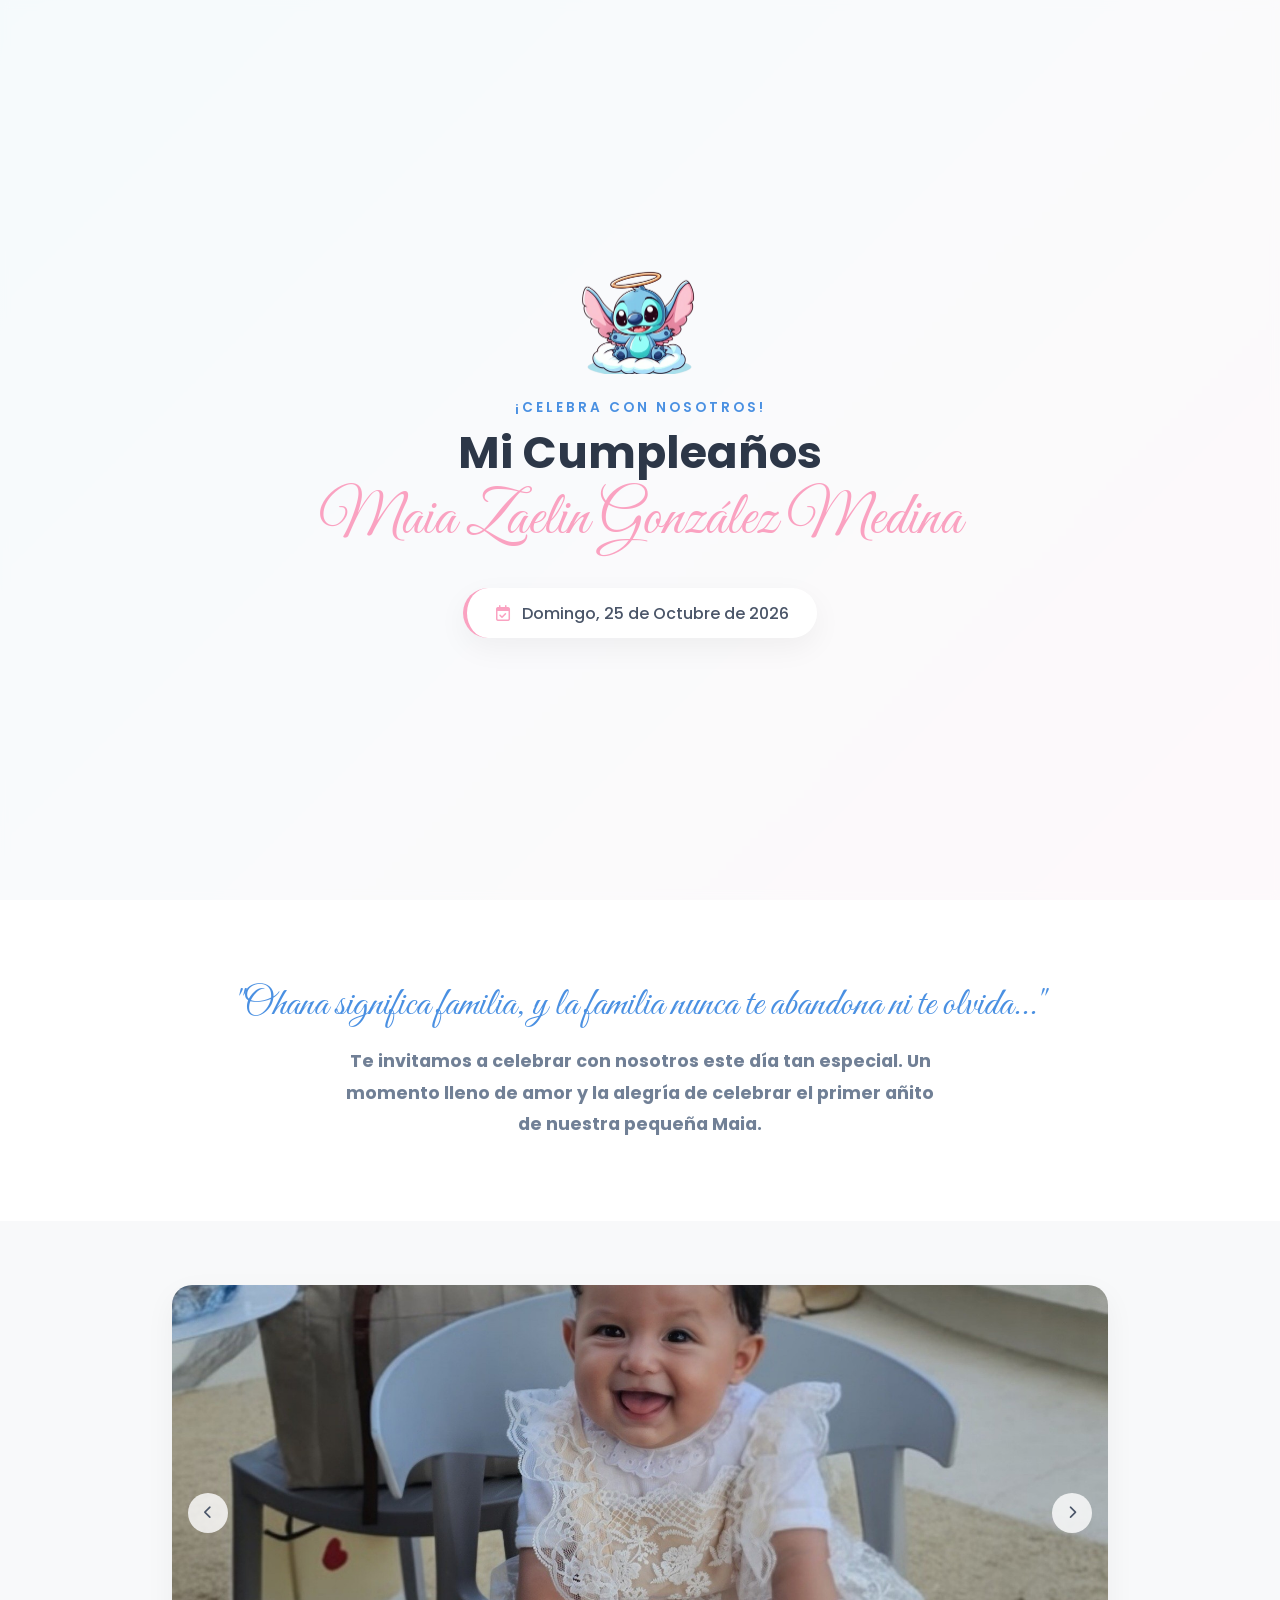
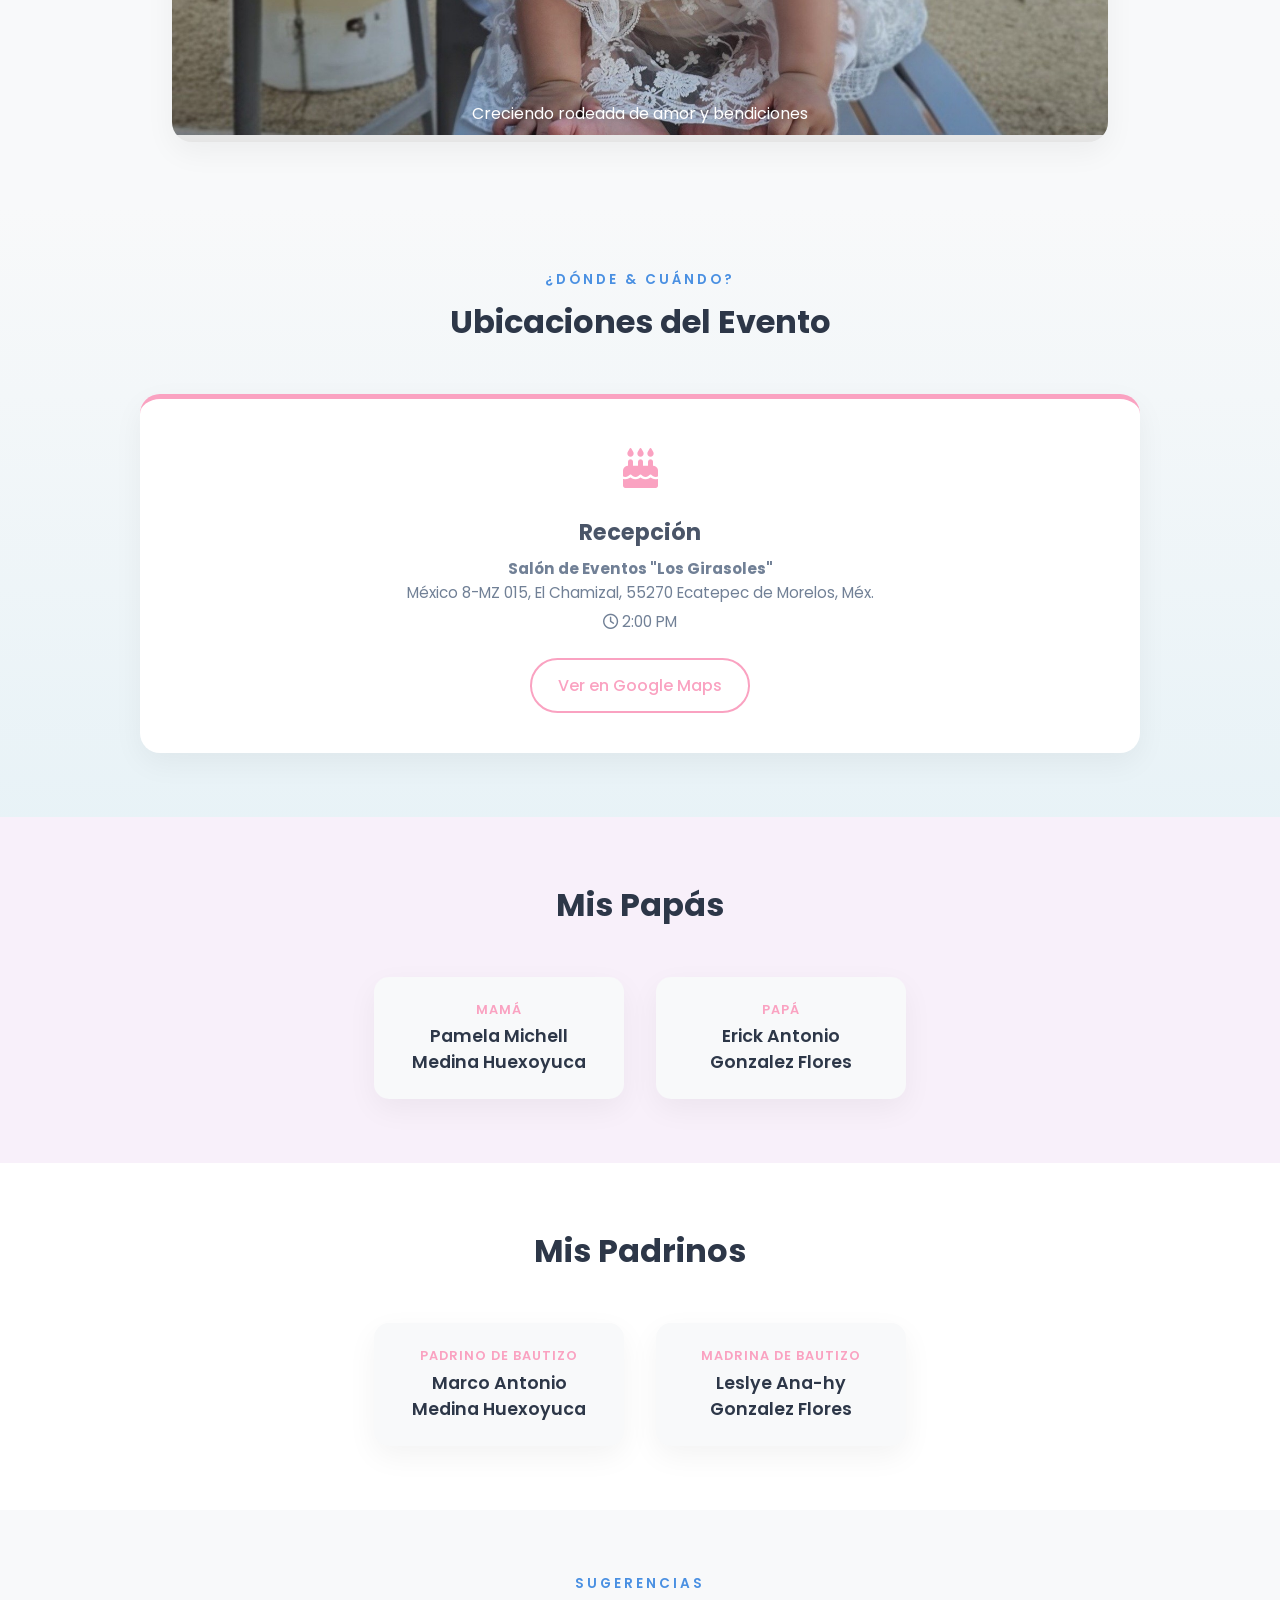
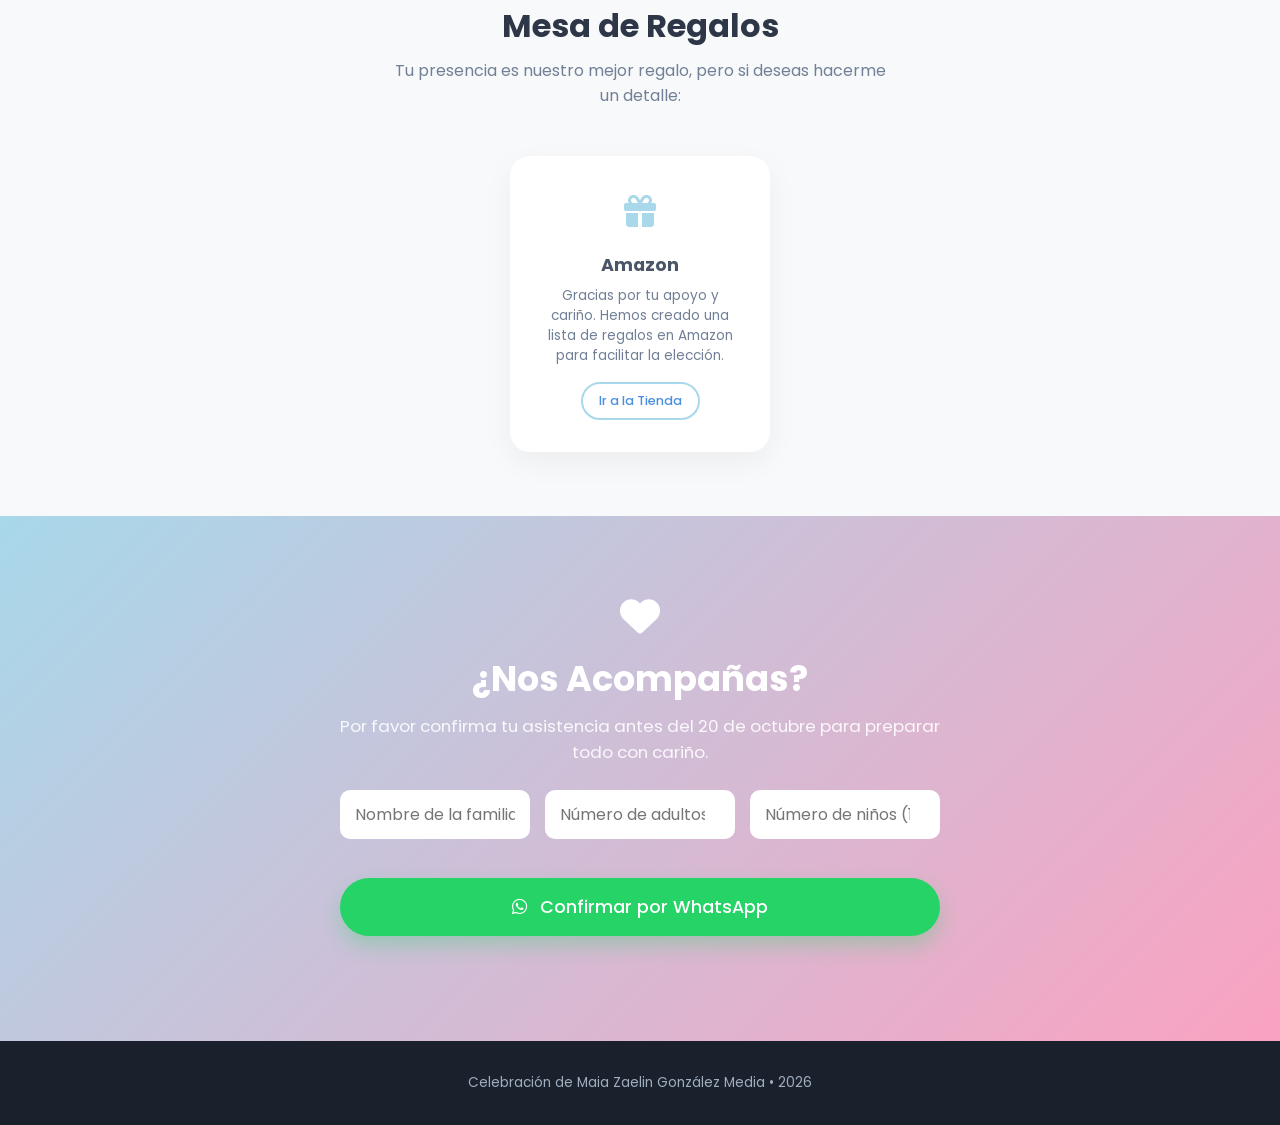
<file: index.html>
<!doctype html>
<html lang="es">
  <head>
    <meta property="og:title" content="Tienes una invitación 💌" />
    <meta property="og:description" content="Haz clic para abrir tu invitación"/>
    <!-- URL raw directa de la imagen -->
    <meta property="og:image" content="https://raw.githubusercontent.com/Erickgozan/cumple-maia/main/imagenes/invitacion.jpg"/>
    <meta property="og:image:type" content="image/png" />
    <meta property="og:image:width" content="300" />
    <meta property="og:image:height" content="300" />
    <meta property="og:url" content="https://erickgozan.github.io/cumple-maia/"/>
    <meta property="og:type" content="website" />
    <meta charset="UTF-8" />
    <meta name="viewport" content="width=device-width, initial-scale=1.0" />
    <title>Cumpleaños & Bautizo - Maia Zaelin</title>
    <!-- Fuentes Google: Poppins y Great Vibes para toques elegantes -->
    <link rel="preconnect" href="https://fonts.googleapis.com" />
    <link rel="preconnect" href="https://fonts.gstatic.com" crossorigin />
    <link
      href="https://fonts.googleapis.com/css2?family=Great+Vibes&family=Poppins:wght@300;400;500;600;700&display=swap"
      rel="stylesheet"
    />
    <!-- FontAwesome para íconos minimalistas -->
    <link
      rel="stylesheet"
      href="https://cdnjs.cloudflare.com/ajax/libs/font-awesome/6.4.0/css/all.min.css"
    />
    <link rel="stylesheet" href="estilos.css" />
  </head>
  <body>
    <!-- Portada Inicial -->
    <section class="hero">
      <div class="hero-overlay"></div>
      <div class="hero-content reveal active">
        <!-- Imagen Stitch con fondo trasparente -->
        <div class="stitch-badge">
          <img src="imagenes/stich-angel3.png" alt="Stitch y Angel" />
        </div>
        <p class="subtitle-tag">¡Celebra con nosotros!</p>
        <h1 class="main-title">
          Mi Cumpleaños
          <span>Maia Zaelin González Medina</span>
        </h1>
        <div class="event-date-badge">
          <i
            class="fa-regular fa-calendar-check"
            style="margin-right: 8px; color: var(--rosa-pastel)"
          ></i>
          Domingo, 25 de Octubre de 2026
        </div>
      </div>
    </section>

    <!-- Mensaje Principal -->
    <section class="message-section">
      <div class="reveal">
        <p class="script-quote">
          "Ohana significa familia, y la familia nunca te abandona ni te olvida..."
        </p>
        <h2 class="message-text">
          Te invitamos a celebrar con nosotros este día tan especial. Un momento
          lleno de amor y la alegría de celebrar el primer añito de nuestra
          pequeña Maia.
        </h2>
      </div>
    </section>

    <!-- Slide de Fotos / Carrusel -->
    <section class="carousel-section reveal">
      <div class="carousel-container">
        <div class="carousel-slide active">
          <img src="imagenes/maia-4.jpg" alt="Maia Foto 1" />
          <div class="carousel-caption">
            <p>Un año lleno de risas y momentos inolvidables</p>
          </div>
        </div>
        <div class="carousel-slide">
          <img src="imagenes/maia-2.jpg" alt="Maia Foto 2" />
          <div class="carousel-caption">
            <p>Creciendo rodeada de amor y bendiciones</p>
          </div>
        </div>
        <div class="carousel-slide">
          <img src="imagenes/maia-3.jpg" alt="Maia Foto 3" />
          <div class="carousel-caption">
            <p>¡Acompáñanos a hacer este día mágico!</p>
          </div>
        </div>

        <div class="carousel-nav">
          <button class="nav-btn" onclick="moveSlide(-1)">
            <i class="fa-solid fa-chevron-left"></i>
          </button>
          <button class="nav-btn" onclick="moveSlide(1)">
            <i class="fa-solid fa-chevron-right"></i>
          </button>
        </div>
      </div>
    </section>

    <!-- Direcciones / Ubicaciones -->
    <section class="locations-section">
      <div class="section-header reveal">
        <p class="subtitle-tag">¿Dónde & Cuándo?</p>
        <h2>Ubicaciones del Evento</h2>
      </div>
      <div class="cards-grid">
        <!-- Misa -->
        <!-- <div class="location-card reveal">
          <div class="card-icon"><i class="fa-solid fa-church"></i></div>
          <h3 class="card-title">Misa de Bautizo</h3>
          <p class="card-info">
            <strong>Parroquia de Nuestra Señora de Guadalupe</strong><br />
            Av. Gobernadora Prof. Carlos Hank González s/n, Granjas Valle de
           Guadalupe, 55270 Ecatepec de Morelos, Méx.<br />
            <i class="fa-regular fa-clock" style="margin-top: 8px"></i> 2:00 PM
          </p>
          <a
            href="https://maps.app.goo.gl/LpfsPpdXP7qFqhxK9"
            target="_blank"
            class="btn btn-outline"
            >Ver en Google Maps</a
          >
        </div> -->
        <!-- Salón -->
        <div class="location-card salon reveal">
          <div class="card-icon"><i class="fa-solid fa-cake-candles"></i></div>
          <h3 class="card-title">Recepción</h3>
          <p class="card-info">
            <strong>Salón de Eventos "Los Girasoles"</strong><br />
            México 8-MZ 015, El Chamizal, 55270 Ecatepec de Morelos, Méx.<br />
            <i class="fa-regular fa-clock" style="margin-top: 8px"></i> 2:00 PM
          </p>
          <a
            href="https://maps.app.goo.gl/yRsgwu3qnDe6dabdA"
            target="_blank"
            class="btn btn-outline"
            style="border-color: var(--rosa-pastel); color: var(--rosa-pastel)"
            >Ver en Google Maps</a
          >
        </div>
      </div>
    </section>

     <!-- Papas -->
    <section class="padrinos-section reveal" style="background-color: #F8F0FA">
      <div class="section-header">
        <h2>Mis Papás</h2>
      </div>
      <div class="padrinos-grid">
        <div class="padrino-item">
          <p class="padrino-role">Mamá</p>
          <p class="padrino-name">Pamela Michell Medina Huexoyuca</p>
        </div>
        <div class="padrino-item">
          <p class="padrino-role">Papá</p>
          <p class="padrino-name">Erick Antonio Gonzalez Flores</p>
        </div>
      </div>
    </section>

    <!-- Padrinos -->
    <section class="padrinos-section reveal">
      <div class="section-header">
        <h2>Mis Padrinos</h2>
      </div>
      <div class="padrinos-grid">
        <div class="padrino-item">
          <p class="padrino-role">Padrino de Bautizo</p>
          <p class="padrino-name">Marco Antonio Medina Huexoyuca</p>
        </div>
        <div class="padrino-item">
          <p class="padrino-role">Madrina de Bautizo</p>
          <p class="padrino-name">Leslye Ana-hy Gonzalez Flores</p>
        </div>
      </div>
    </section>

    <!-- Mesa de Regalos -->
    <section class="gifts-section reveal">
      <div class="section-header">
        <p class="subtitle-tag">Sugerencias</p>
        <h2>Mesa de Regalos</h2>
        <p style="color: #718096; max-width: 500px; margin: 0.5rem auto 0">
          Tu presencia es nuestro mejor regalo, pero si deseas hacerme un
          detalle:
        </p>
      </div>
      <div class="gift-options">
        <div class="gift-card">
          <div class="gift-icon"><i class="fa-solid fa-gift"></i></div>
          <h3 style="font-size: 1.1rem; margin-bottom: 0.5rem">Amazon</h3>
          <p style="font-size: 0.85rem; color: #718096; margin-bottom: 1rem">
            Gracias por tu apoyo y cariño. Hemos creado una lista de regalos en
           Amazon para facilitar la elección.
          </p>
          <a
            href="https://www.amazon.com.mx/baby-reg/maiazaelin-gonzalezmedina-octubre-2026-ecatepecdemorelos/DR2V6GE7D27W?ref_=cm_sw_r_apann_dp_HHXXM6R51J9PX15WVGVJ_1&language=en-US"
            target="_blank"
            class="btn btn-outline"
            style="font-size: 0.8rem; padding: 0.5rem 1rem"
            >Ir a la Tienda</a
          >
        </div>
      </div>
    </section>

    <!-- Confirmación RSVP -->
    <section class="rsvp-section">
      <div class="rsvp-content reveal">
         <div class="rsvp-content reveal">
        <i
          class="fa-solid fa-heart"
          style="font-size: 2.5rem; margin-bottom: 1rem"
        ></i>
        <h2 style="font-size: 2.2rem; margin-bottom: 0.5rem">
          ¿Nos Acompañas?
        </h2>
        <p style="font-size: 1.05rem; opacity: 0.9">
          Por favor confirma tu asistencia antes del 20 de octubre para
          preparar todo con cariño.
        </p>
        
  <form id="form-whatsapp" style="display: flex; flex-direction: column; gap: 15px; margin: 25px 0;">
          <!-- Nombre de la Familia -->
      <div class="fila-formulario">
        <div class="campo">
              <input type="text" id="nombre-familia" placeholder="Nombre de la familia" required style="padding: 12px 15px; border-radius: 10px; border: none; outline: none; font-family: 'Poppins', sans-serif; font-size: 1rem; width: 100%;" />
    </div>
              <!-- Asistentes divididos -->
      <div class="campo">
        <input type="number" id="adultos" name="adultos"  id="adultos" placeholder="Número de adultos" required style="padding: 12px 15px; border-radius: 10px; border: none; outline: none; font-family: 'Poppins', sans-serif; font-size: 1rem; width: 100%;">
      </div>
      <div class="campo seccion-ninos">
        <input type="number" id="ninos" name="ninos" placeholder="Número de niños (1-12 años)" required style="padding: 12px 15px; border-radius: 10px; border: none; outline: none; font-family: 'Poppins', sans-serif; font-size: 1rem; width: 100%;">
  </div>
  
</div>          
          <!-- Botón de WhatsApp integrado al formulario para validar campos -->
          <button type="submit" class="btn btn-whatsapp" style="border: none; cursor: pointer; width: 100%; justify-content: center; font-family: 'Poppins', sans-serif;">
            <i class="fa-brands fa-whatsapp"></i> Confirmar por WhatsApp
          </button>
        </form>

      </div>
    </section>

    <footer>
      <p>Celebración de Maia Zaelin González Media • 2026</p>
    </footer>

    <!-- JavaScript para Interactividad -->
    <script>
      // 1. WhatsApp RSVP dinámico vinculado al formulario
      const formWhatsApp = document.getElementById("form-whatsapp");
      const telefonoWhatsApp = "5583888358"; // Reemplazar por tu número real

      formWhatsApp.addEventListener("submit", function (e) {
        e.preventDefault();

        const familia = document.getElementById("nombre-familia").value;
        const adultos = document.getElementById("adultos").value;
        const ninos = document.getElementById("ninos").value;

        let texto = `¡Hola! Confirmo con mucho gusto la asistencia de la familia ${familia} al cumpleaños y bautizo de Maia Zaelin.\n\n`;
        texto += `Adultos: ${adultos}\n`;
        texto += `Niños: ${ninos}`;
        
        const mensajeRSVP = encodeURIComponent(texto);
        window.open(`https://wa.me/${telefonoWhatsApp}?text=${mensajeRSVP}`, "_blank");
      });

      // 2. Carrusel de Fotos
      let currentSlide = 0;
      const slides = document.querySelectorAll(".carousel-slide");

      function showSlide(index) {
        slides.forEach((slide) => slide.classList.remove("active"));
        if (index >= slides.length) currentSlide = 0;
        if (index < 0) currentSlide = slides.length - 1;
        slides[currentSlide].classList.add("active");
      }

      function moveSlide(step) {
        currentSlide += step;
        showSlide(currentSlide);
      }

      // Auto-play del carrusel cada 4 segundos
      setInterval(() => {
        currentSlide++;
        showSlide(currentSlide);
      }, 4000);

      // 3. Animaciones al hacer Scroll (Reveal Effect)
      window.addEventListener("scroll", revealOnScroll);

      function revealOnScroll() {
        const reveals = document.querySelectorAll(".reveal");
        for (let i = 0; i < reveals.length; i++) {
          const windowHeight = window.innerHeight;
          const elementTop = reveals[i].getBoundingClientRect().top;
          const elementVisible = 100;

          if (elementTop < windowHeight - elementVisible) {
            reveals[i].classList.add("active");
          }
        }
      }

      // Ejecutar una vez para mostrar elementos visibles desde el inicio
      revealOnScroll();
    </script>
  </body>
</html>
</file>
<file: estilos.css>
:root {
  --azul-celeste: #a8d8ea;
  --azul-stitch: #4a90e2;
  --rosa-pastel: #faa2c1;
  --blanco: #ffffff;
  --gris-claro: #f8f9fa;
  --gris-texto: #4a5568;
  --sombra-suave: 0 10px 30px rgba(0, 0, 0, 0.05);
  --borde-radio: 20px;
}

* {
  margin: 0;
  padding: 0;
  box-sizing: border-box;
  font-family: "Poppins", sans-serif;
  scroll-behavior: smooth;
}

body {
  background-color: var(--gris-claro);
  color: var(--gris-texto);
  overflow-x: hidden;
}

/* Utilidades de animación scroll */
.reveal {
  opacity: 0;
  transform: translateY(40px);
  transition: all 0.8s ease-out;
}

.reveal.active {
  opacity: 1;
  transform: translateY(0);
}

/* --- Hero Section --- */
.hero {
  min-height: 100vh;
  background:
    linear-gradient(
      135deg,
      rgba(168, 216, 234, 0.4) 0%,
      rgba(250, 162, 193, 0.2) 100%
    ),
    url("https://copilot.microsoft.com/th/id/BCO.422eea64-b6ba-4f83-b9c8-1a3a8afbb5f3.png")
      center/cover no-repeat;
  display: flex;
  flex-direction: column;
  justify-content: center;
  align-items: center;
  text-align: center;
  padding: 2rem;
  position: relative;
}

.hero-overlay {
  position: absolute;
  top: 0;
  left: 0;
  width: 100%;
  height: 100%;
  background: rgba(255, 255, 255, 0.75);
  backdrop-filter: blur(4px);
  z-index: 1;
}

.hero-content {
  position: relative;
  z-index: 2;
  max-width: 700px;
}

/* Stitch Badge Transparente */
.stitch-badge {
  background: transparent; /* Fondo transparente */
  border-radius: 0;
  display: flex;
  align-items: center;
  justify-content: center;
  margin: 0 auto 1.5rem;
  box-shadow: none; /* Sin sombra */
  border: none; /* Sin borde */
}

.stitch-badge img {
  width: 120px; /* Ajuste opcional para un tamaño óptimo */
  height: auto;
  object-fit: contain;
}

.subtitle-tag {
  text-transform: uppercase;
  letter-spacing: 3px;
  font-size: 0.85rem;
  color: var(--azul-stitch);
  font-weight: 600;
  margin-bottom: 0.5rem;
}

.main-title {
  font-size: 2.8rem;
  color: #2d3748;
  font-weight: 700;
  line-height: 1.2;
  margin-bottom: 1rem;
}

.main-title span {
  color: var(--rosa-pastel);
  font-family: "Great Vibes", cursive;
  font-size: 3.8rem;
  display: block;
  margin-top: 0.2rem;
  font-weight: 400;
}

.event-date-badge {
  display: inline-block;
  background-color: var(--blanco);
  padding: 0.8rem 1.8rem;
  border-radius: 50px;
  box-shadow: var(--sombra-suave);
  font-weight: 500;
  color: var(--gris-texto);
  margin-top: 1rem;
  border-left: 4px solid var(--rosa-pastel);
}

/* --- Mensaje Central --- */
.message-section {
  padding: 5rem 2rem;
  text-align: center;
  background: var(--blanco);
}

.script-quote {
  font-family: "Great Vibes", cursive;
  font-size: 2.5rem;
  color: var(--azul-stitch);
  margin-bottom: 1rem;
}

.message-text {
  max-width: 600px;
  margin: 0 auto;
  font-size: 1.1rem;
  line-height: 1.8;
  color: #718096;
}

/* --- Carrusel de Fotos --- */
.carousel-section {
  padding: 4rem 2rem;
  max-width: 1000px;
  margin: 0 auto;
}

.carousel-container {
  position: relative;
  border-radius: var(--borde-radio);
  overflow: hidden;
  box-shadow: var(--sombra-suave);
  background: var(--blanco);
}

.carousel-slide {
  display: none;
  position: relative;
}

.carousel-slide.active {
  display: block;
  animation: fadeIn 0.8s ease;
}

.carousel-slide img {
  width: 100%;
  height: 450px;
  object-fit: cover;
}

.carousel-caption {
  position: absolute;
  bottom: 0;
  left: 0;
  right: 0;
  background: linear-gradient(transparent, rgba(0, 0, 0, 0.1));
  color: white;
  padding: 2rem 1.5rem 1rem;
  text-align: center;
}

.carousel-nav {
  position: absolute;
  top: 50%;
  width: 100%;
  display: flex;
  justify-content: space-between;
  transform: translateY(-50%);
  padding: 0 1rem;
}

.nav-btn {
  background: rgba(255, 255, 255, 0.8);
  border: none;
  width: 40px;
  height: 40px;
  border-radius: 50%;
  cursor: pointer;
  color: var(--gris-texto);
  transition: all 0.3s;
}

.nav-btn:hover {
  background: var(--blanco);
  transform: scale(1.1);
}

/* --- Direcciones (Tarjetas) --- */
.locations-section {
  padding: 4rem 2rem;
  background: linear-gradient(
    180deg,
    var(--gris-claro) 0%,
    rgba(168, 216, 234, 0.2) 100%
  );
}

.section-header {
  text-align: center;
  margin-bottom: 3rem;
}

.section-header h2 {
  font-size: 2rem;
  color: #2d3748;
}

.cards-grid {
  display: grid;
  grid-template-columns: repeat(auto-fit, minmax(300px, 1fr));
  gap: 2rem;
  max-width: 1000px;
  margin: 0 auto;
}

.location-card {
  background: var(--blanco);
  padding: 2.5rem 2rem;
  border-radius: var(--borde-radio);
  box-shadow: var(--sombra-suave);
  text-align: center;
  position: relative;
  transition: transform 0.3s ease;
  border-top: 5px solid var(--azul-celeste);
}

.location-card.salon {
  border-top-color: var(--rosa-pastel);
}

.location-card:hover {
  transform: translateY(-8px);
}

.card-icon {
  font-size: 2.5rem;
  color: var(--azul-stitch);
  margin-bottom: 1rem;
}

.location-card.salon .card-icon {
  color: var(--rosa-pastel);
}

.card-title {
  font-size: 1.4rem;
  margin-bottom: 0.5rem;
}

.card-info {
  color: #718096;
  font-size: 0.95rem;
  margin-bottom: 1.5rem;
  line-height: 1.6;
}

.btn {
  display: inline-block;
  padding: 0.8rem 1.6rem;
  border-radius: 50px;
  text-decoration: none;
  font-weight: 500;
  transition: all 0.3s ease;
  border: none;
  cursor: pointer;
}

.btn-outline {
  background: transparent;
  border: 2px solid var(--azul-celeste);
  color: var(--azul-stitch);
}

.btn-outline:hover {
  background: var(--azul-celeste);
  color: var(--blanco);
}

/* --- Padrinos --- */
.padrinos-section {
  padding: 4rem 2rem;
  background: var(--blanco);
  text-align: center;
}

.padrinos-grid {
  display: flex;
  justify-content: center;
  flex-wrap: wrap;
  gap: 2rem;
  max-width: 800px;
  margin: 2rem auto 0;
}

.padrino-item {
  background: var(--gris-claro);
  padding: 1.5rem 2rem;
  border-radius: 15px;
  width: 250px;
  box-shadow: var(--sombra-suave);
}

.padrino-role {
  font-size: 0.8rem;
  text-transform: uppercase;
  letter-spacing: 1px;
  color: var(--rosa-pastel);
  font-weight: 600;
}

.padrino-name {
  font-size: 1.1rem;
  font-weight: 600;
  margin-top: 0.3rem;
  color: #2d3748;
}

/* --- Mesa de Regalos --- */
.gifts-section {
  padding: 4rem 2rem;
  text-align: center;
  background: var(--gris-claro);
}

.gift-options {
  display: flex;
  justify-content: center;
  gap: 2rem;
  flex-wrap: wrap;
  margin-top: 2rem;
}

.gift-card {
  background: var(--blanco);
  padding: 2rem;
  border-radius: var(--borde-radio);
  width: 260px;
  box-shadow: var(--sombra-suave);
  transition: transform 0.3s;
}

.gift-card:hover {
  transform: translateY(-5px);
}

.gift-icon {
  font-size: 2rem;
  color: var(--azul-celeste);
  margin-bottom: 1rem;
}

/* --- RSVP --- */
.rsvp-section {
  padding: 5rem 2rem;
  background: linear-gradient(
    135deg,
    var(--azul-celeste) 0%,
    var(--rosa-pastel) 100%
  );
  color: var(--blanco);
  text-align: center;
}

.rsvp-content {
  max-width: 600px;
  margin: 0 auto;
}

.btn-whatsapp {
  background: #25d366;
  color: white;
  font-size: 1.1rem;
  padding: 1rem 2.5rem;
  margin-top: 1.5rem;
  box-shadow: 0 10px 20px rgba(37, 211, 102, 0.3);
  display: inline-flex;
  align-items: center;
  gap: 0.8rem;
}

.btn-whatsapp:hover {
  background: #1eb954;
  transform: scale(1.05);
}

/* Estilo por defecto (Móvil Primero) */
.fila-formulario {
  display: flex;
  flex-direction: column; /* Apila los elementos uno debajo de otro */
  gap: 15px; /* Espacio entre los campos */
}

.campo {
  width: 100%; /* Asegura que no se salga de los márgenes en móvil */
}

/* Estilo para Escritorio (Tabletas y Pantallas más grandes) */
@media (min-width: 768px) {
  .fila-formulario {
    flex-direction: row; /* Coloca los elementos uno al lado del otro */
    align-items: center; /* Centra los elementos verticalmente */
  }

  .campo {
    flex: 1; /* Hace que ambos campos tomen el mismo ancho disponible */
  }
}
/* --- Footer --- */
footer {
  padding: 2rem;
  text-align: center;
  background: #1a202c;
  color: #a0aec0;
  font-size: 0.85rem;
}

/* Animaciones */
@keyframes fadeIn {
  from {
    opacity: 0;
  }
  to {
    opacity: 1;
  }
}

/* Responsive */
@media (max-width: 768px) {
  .main-title {
    font-size: 2.2rem;
  }
  .main-title span {
    font-size: 3rem;
  }
  .carousel-slide img {
    height: 320px;
  }
}
</file>
